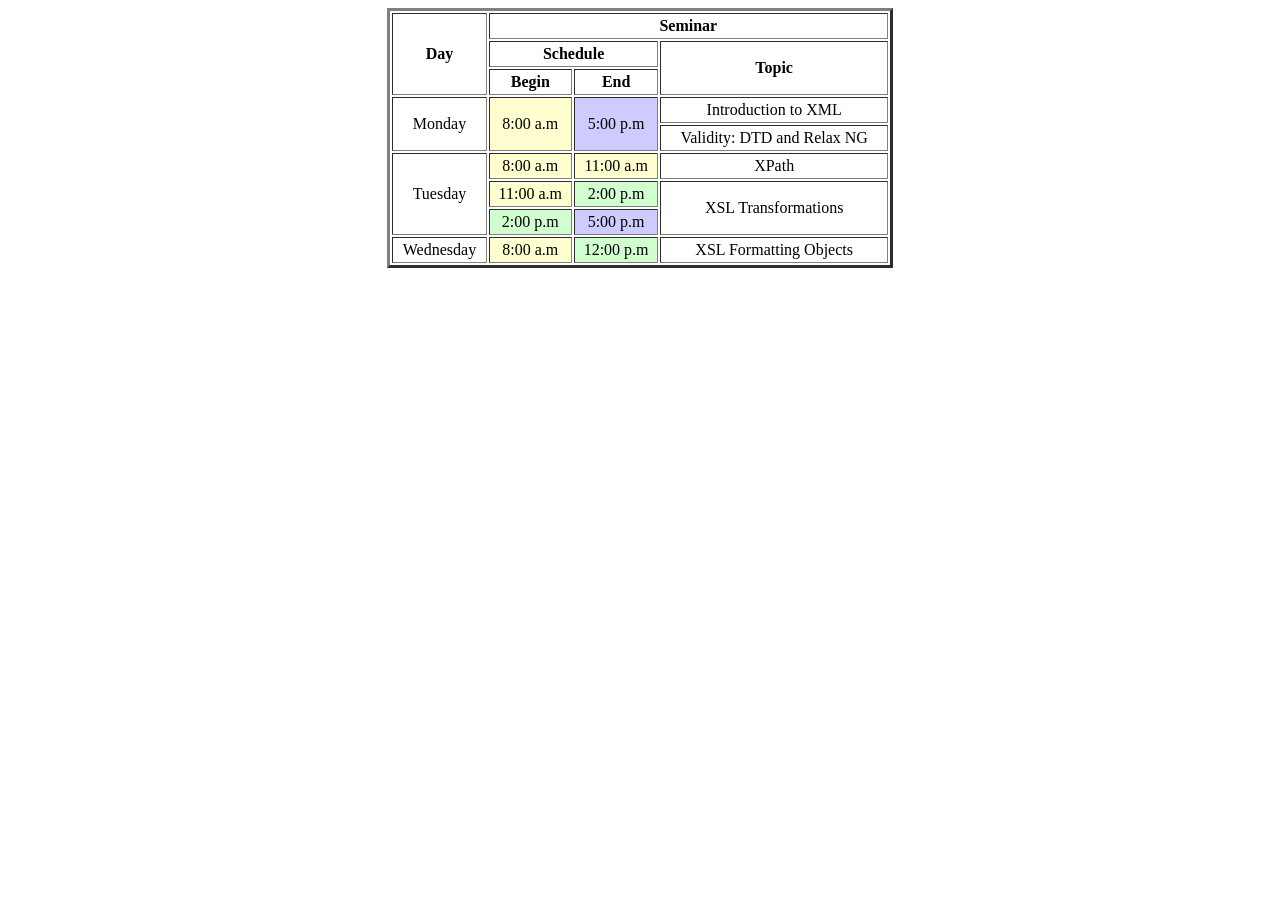
<file: tasks/index.html>
<!DOCTYPE html>
<html lang="en">
<head>
    <meta charset="UTF-8">
    <meta name="viewport" content="width=device-width, initial-scale=1.0">
    <title>Document</title>
</head>
<body>
    <table border="3" align="center" width="40%" cellpadding="3">
        <thead>
            <tr>
                <th rowspan="3">Day</th>
                <th colspan="4">Seminar</th>
            </tr>
            <tr>
                <th colspan="2">Schedule</th>
                <th rowspan="2">Topic</th>
            </tr>
            <tr>
                <th>Begin</th>
                <th>End</th>
            </tr>
        </thead>
        <tbody align="center">
            <tr>
                <td rowspan="2">Monday</td>
                <td rowspan="2" bgcolor="#ffffcf">8:00 a.m</td>
                <td rowspan="2" bgcolor="#cecbfe">5:00 p.m</td>
                <td>Introduction to XML</td>
            </tr>
            <tr>
                <td>Validity: DTD and Relax NG</td>
            </tr>
            <tr>
                <td rowspan="3">Tuesday</td>
                <td bgcolor="#ffffcf">8:00 a.m</td>
                <td bgcolor="#ffffcf">11:00 a.m</td>
                <td>XPath</td>
            </tr>
            <tr>
                <td bgcolor="#ffffcf">11:00 a.m</td>
                <td bgcolor="#d2ffd0">2:00 p.m</td>
                <td rowspan="2">XSL Transformations</td>
            </tr>
            <tr>
                <td bgcolor="#d2ffd0">2:00 p.m</td>
                <td bgcolor="#cecbfe">5:00 p.m</td>
            </tr>
            <tr>
                <td>Wednesday</td>
                <td bgcolor="#ffffcf">8:00 a.m</td>
                <td bgcolor="#d2ffd0">12:00 p.m</td>
                <td>XSL Formatting Objects</td>
            </tr>
        </tbody>
</table>
</body>
</html>
</file>
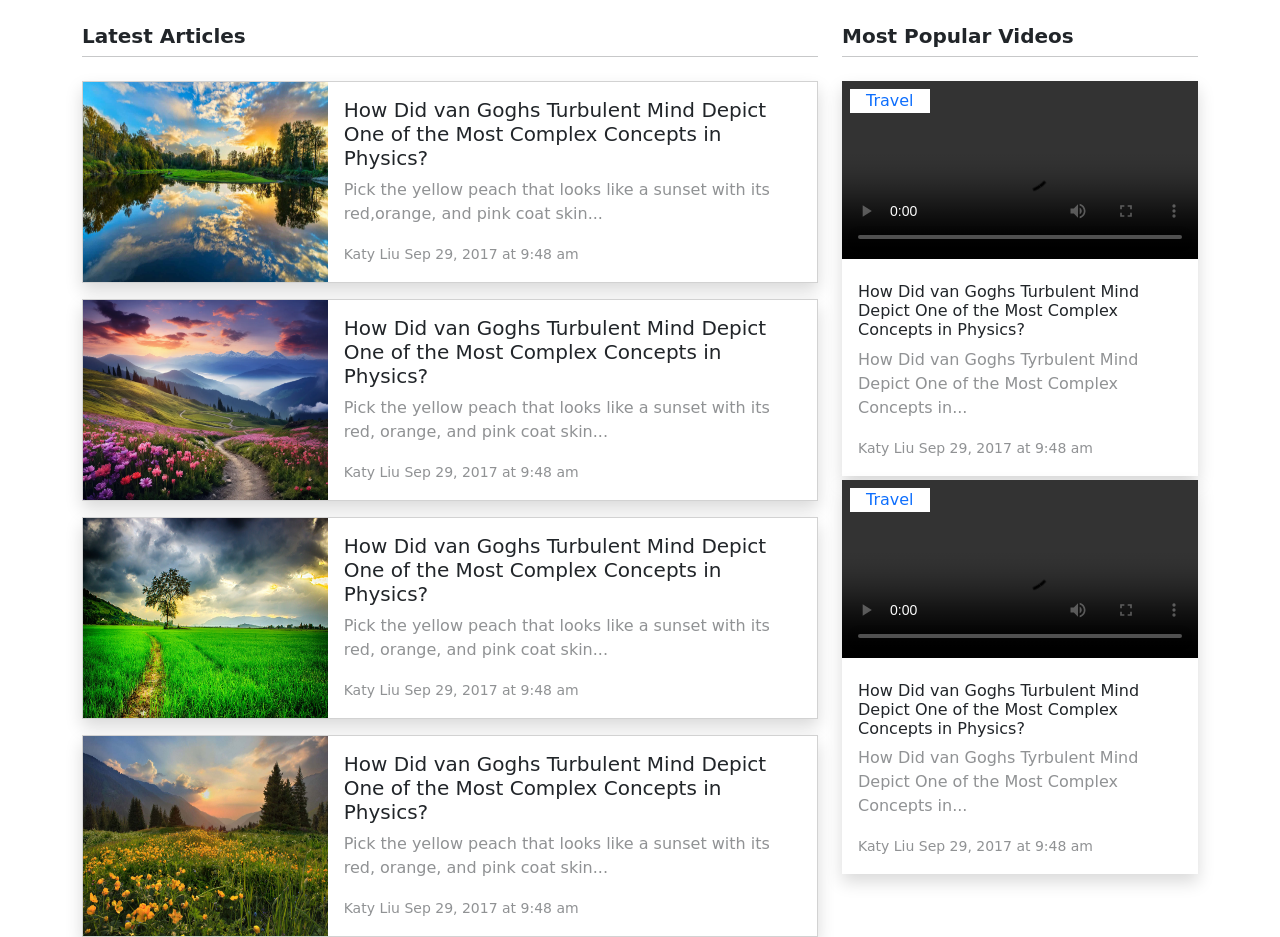
<file: tasks/Task 10 (Section with bootstrap)/index.html>
<!DOCTYPE html>
<html lang="en">

<head>
    <meta charset="UTF-8">
    <meta name="viewport" content="width=device-width, initial-scale=1.0">
    <title>Document</title>
    <link href="https://cdn.jsdelivr.net/npm/bootstrap@5.3.8/dist/css/bootstrap.min.css" rel="stylesheet"
        integrity="sha384-sRIl4kxILFvY47J16cr9ZwB07vP4J8+LH7qKQnuqkuIAvNWLzeN8tE5YBujZqJLB" crossorigin="anonymous">
</head>

<body>
    <section>
        <div class="container">
            <div class="row">
                <div class="col-lg-8 mt-4">
                    <h5 class="fw-bold">Latest Articles</h5>
                    <hr class="mt-0 mb-4">
                    <div class="card mb-3 rounded-0 shadow">
                        <div class="row g-0">
                            <div class="col-md-4">
                                <img src="./images/Free-Download-Best-HD-Nature-Photos.jpg" class="img-fluid h-100"
                                    alt="">
                            </div>
                            <div class="col-md-8">
                                <div class="card-body">
                                    <h5 class="card-title">How Did van Goghs Turbulent Mind Depict One of the Most
                                        Complex Concepts in Physics?</h5>
                                    <p class="card-text fw-medium text-body-tertiary">Pick the yellow peach that looks
                                        like a sunset with its red,orange, and pink coat skin...</p>
                                    <p class="card-text"><small class="text-body-tertiary fw-medium">Katy Liu Sep 29,
                                            2017 at 9:48 am</small></p>
                                </div>
                            </div>
                        </div>
                    </div>
                    <div class="card mb-3 rounded-0 shadow">
                        <div class="row g-0">
                            <div class="col-md-4">
                                <img src="./images/beautiful-nature-mountain-scenery-with-flowers-free-photo.webp"
                                    class="img-fluid h-100" alt="">
                            </div>
                            <div class="col-md-8">
                                <div class="card-body">
                                    <h5 class="card-title">How Did van Goghs Turbulent Mind Depict One of the Most
                                        Complex Concepts in Physics?</h5>
                                    <p class="card-text fw-medium text-body-tertiary">Pick the yellow peach that looks
                                        like a sunset with its red, orange, and pink coat skin...</p>
                                    <p class="card-text"><small class="text-body-tertiary fw-medium">Katy Liu Sep 29,
                                            2017 at 9:48 am</small></p>
                                </div>
                            </div>
                        </div>
                    </div>
                    <div class="card mb-3 rounded-0 shadow">
                        <div class="row g-0">
                            <div class="col-md-4">
                                <img src="./images/landscape-nature-sky-236047.jpg" class="img-fluid h-100" alt="">
                            </div>
                            <div class="col-md-8">
                                <div class="card-body">
                                    <h5 class="card-title">How Did van Goghs Turbulent Mind Depict One of the Most
                                        Complex Concepts in Physics?</h5>
                                    <p class="card-text fw-medium text-body-tertiary">Pick the yellow peach that looks
                                        like a sunset with its red, orange, and pink coat skin...</p>
                                    <p class="card-text"><small class="text-body-tertiary fw-medium">Katy Liu Sep 29,
                                            2017 at 9:48 am</small></p>
                                </div>
                            </div>
                        </div>
                    </div>
                    <div class="card rounded-0 shadow">
                        <div class="row g-0">
                            <div class="col-md-4">
                                <img src="./images/nature-338.jpg" class="img-fluid h-100" alt="">
                            </div>
                            <div class="col-md-8">
                                <div class="card-body">
                                    <h5 class="card-title">How Did van Goghs Turbulent Mind Depict One of the Most
                                        Complex Concepts in Physics?</h5>
                                    <p class="card-text fw-medium text-body-tertiary">Pick the yellow peach that looks
                                        like a sunset with its red, orange, and pink coat skin...</p>
                                    <p class="card-text"><small class="text-body-tertiary fw-medium">Katy Liu Sep 29,
                                            2017 at 9:48 am</small></p>
                                </div>
                            </div>
                        </div>
                    </div>
                </div>
                <div class="col-lg-4 mt-4">
                    <h5 class="fw-bold">Most Popular Videos</h5>
                    <hr class="mt-0 mb-4">
                    <div class="shadow position-relative mb-1">
                        <video class="w-100" controls>
                            <source src="https://test-videos.co.uk/vids/bigbuckbunny/mp4/h264/720/Big_Buck_Bunny_720_10s_1MB.mp4" type="video/mp4">
                        </video>
                        <a href=""
                            class="text-decoration-none position-absolute top-0 start-0 bg-white text-primary fw-medium mt-2 ms-2 px-3">Travel</a>
                        <div class="p-3">
                            <h4 class="fs-6">How Did van Goghs Turbulent Mind Depict One of the Most
                                Complex Concepts in Physics?</h4>
                            <p class="text-body-tertiary fw-medium">How Did van Goghs Tyrbulent Mind Depict One of the
                                Most Complex Concepts in...</p>
                            <p class="card-text"><small class="text-body-tertiary fw-medium">Katy Liu Sep 29,
                                    2017 at 9:48 am</small></p>
                        </div>
                    </div>
                    <div class="shadow position-relative">
                        <video class="w-100" controls>
                            <source src="https://interactive-examples.mdn.mozilla.net/media/cc0-videos/flower.mp4" type="video/mp4">
                        </video>
                        <a href=""
                            class="text-decoration-none position-absolute top-0 start-0 bg-white text-primary fw-medium mt-2 ms-2 px-3">Travel</a>
                        <div class="p-3">
                            <h4 class="fs-6">How Did van Goghs Turbulent Mind Depict One of the Most
                                Complex Concepts in Physics?</h4>
                            <p class="text-body-tertiary fw-medium">How Did van Goghs Tyrbulent Mind Depict One of the
                                Most Complex Concepts in...</p>
                            <p class="card-text"><small class="text-body-tertiary fw-medium">Katy Liu Sep 29,
                                    2017 at 9:48 am</small></p>
                        </div>
                    </div>
                </div>
            </div>
        </div>
    </section>
    <script src="https://cdn.jsdelivr.net/npm/bootstrap@5.3.8/dist/js/bootstrap.bundle.min.js"
        integrity="sha384-FKyoEForCGlyvwx9Hj09JcYn3nv7wiPVlz7YYwJrWVcXK/BmnVDxM+D2scQbITxI"
        crossorigin="anonymous"></script>
</body>

</html>
</file>
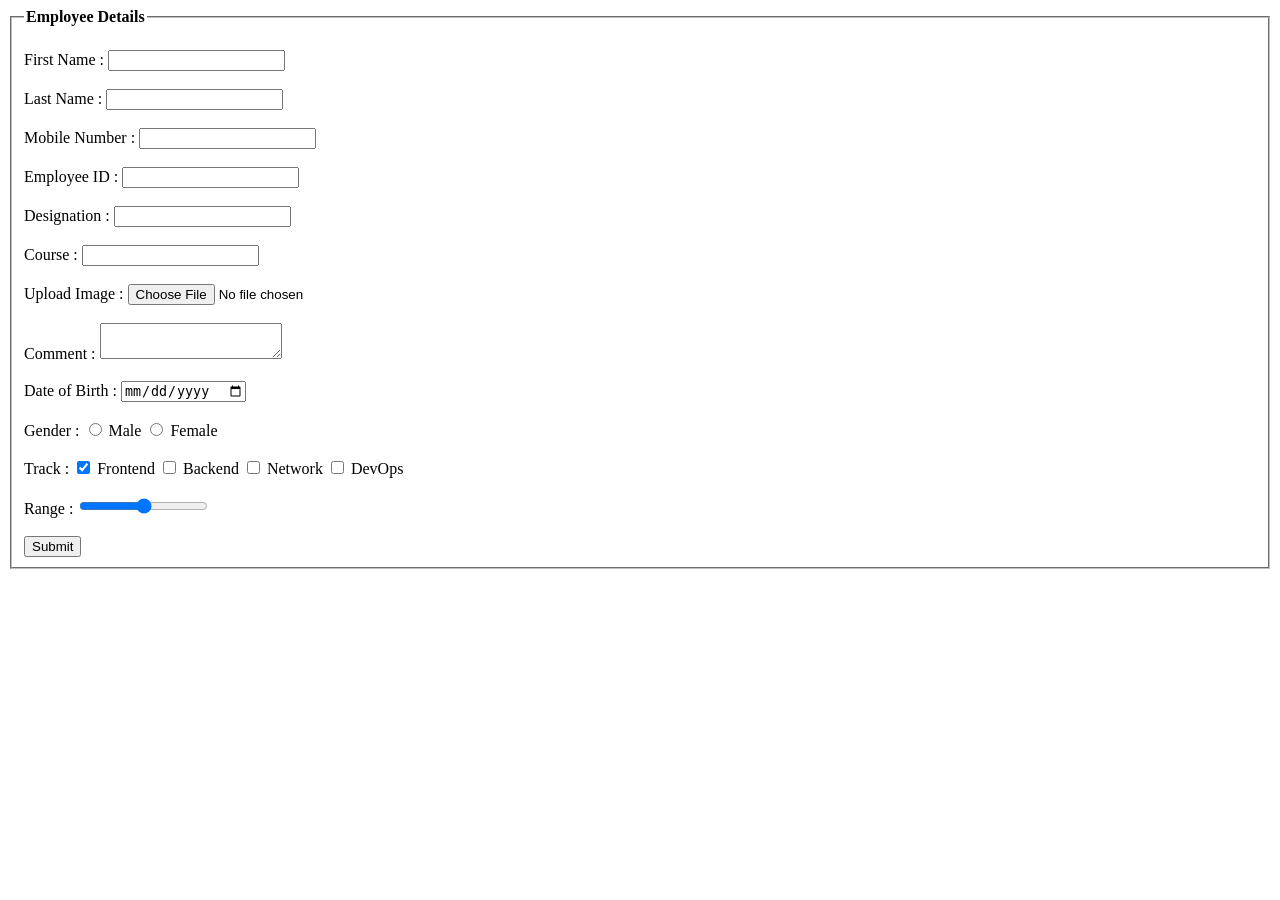
<file: tasks/Task 2 (form)/index.html>
<!DOCTYPE html>
<html lang="en">

<head>
    <meta charset="UTF-8">
    <meta name="viewport" content="width=device-width, initial-scale=1.0">
    <title>Form</title>
</head>

<body>
    <form autocomplete="off">
        <fieldset>
            <legend><b>Employee Details</b></legend>
            <br>
            <div>
                <label for="firstname">First Name :</label>
                <input type="text" id="firstname" name="firstname" pattern="[A-Za-z]+" title="please enter letters only"
                    required>
            </div>
            <br>
            <div>
                <label for="lastname">Last Name :</label>
                <input type="text" id="lastname" name="lastname" pattern="[A-Za-z]+" title="please enter letters only"
                    minlength="5">
            </div>
            <br>
            <div>
                <label for="mobile">Mobile Number :</label>
                <input type="tel" id="mobile" name="mobile" pattern="01[0125][0-9]{8}" maxlength="11"
                    title="please enter numbers only (must contain 11 digits)" l>
            </div>
            <br>
            <div>
                <label for="employeeid">Employee ID :</label>
                <input type="text" id="employeeid" name="employeeid">
            </div>
            <br>
            <div>
                <label for="designation">Designation :</label>
                <input type="text" id="designation" name="designation">
            </div>
            <br>
            <div>
                <label for="course">Course :</label>
                <input list="courses" id="course" name="course">
                <datalist id="courses">
                    <option value="Frontend">
                    <option value="Backend">
                    <option value="JavaScript">
                    <option value="PHP">
                </datalist>
            </div>
            <br>
            <div>
                <label for="image">Upload Image :</label>
                <input type="file" id="image" name="image" accept="image/png">
            </div>
            <br>
            <div>
                <label for="comment">Comment :</label>
                <textarea name="comment" id="comment" required></textarea>
            </div>
            <br>
            <div>
                <label for="date">Date of Birth :</label>
                <input type="date" id="date" name="date" required>
            </div>
            <br>
            <div>
                <label for="gender">Gender :</label>
                <input type="radio" id="male" name="gender" value="Male" required>
                <label for="male">Male</label>
                <input type="radio" id="female" name="gender" value="Female" required>
                <label for="female">Female</label>
            </div>
            <br>
            <div>
                <label for="track">Track :</label>
                <input type="checkbox" id="frontend" name="track" value="Frontend" checked>
                <label for="frontend">Frontend</label>
                <input type="checkbox" id="backend" name="track" value="Backend">
                <label for="backend">Backend</label>
                <input type="checkbox" id="network" name="track" value="Network">
                <label for="network">Network</label>
                <input type="checkbox" id="devops" name="track" value="DevOps">
                <label for="devops">DevOps</label>
            </div>
            <br>
            <div>
                <label for="range">Range :</label>
                <input type="range" name="range" min="10" max="100">
            </div>
            <br>
            <div>
                <input type="submit" name="submit" value="Submit">
            </div>
        </fieldset>
    </form>
</body>

</html>
</file>
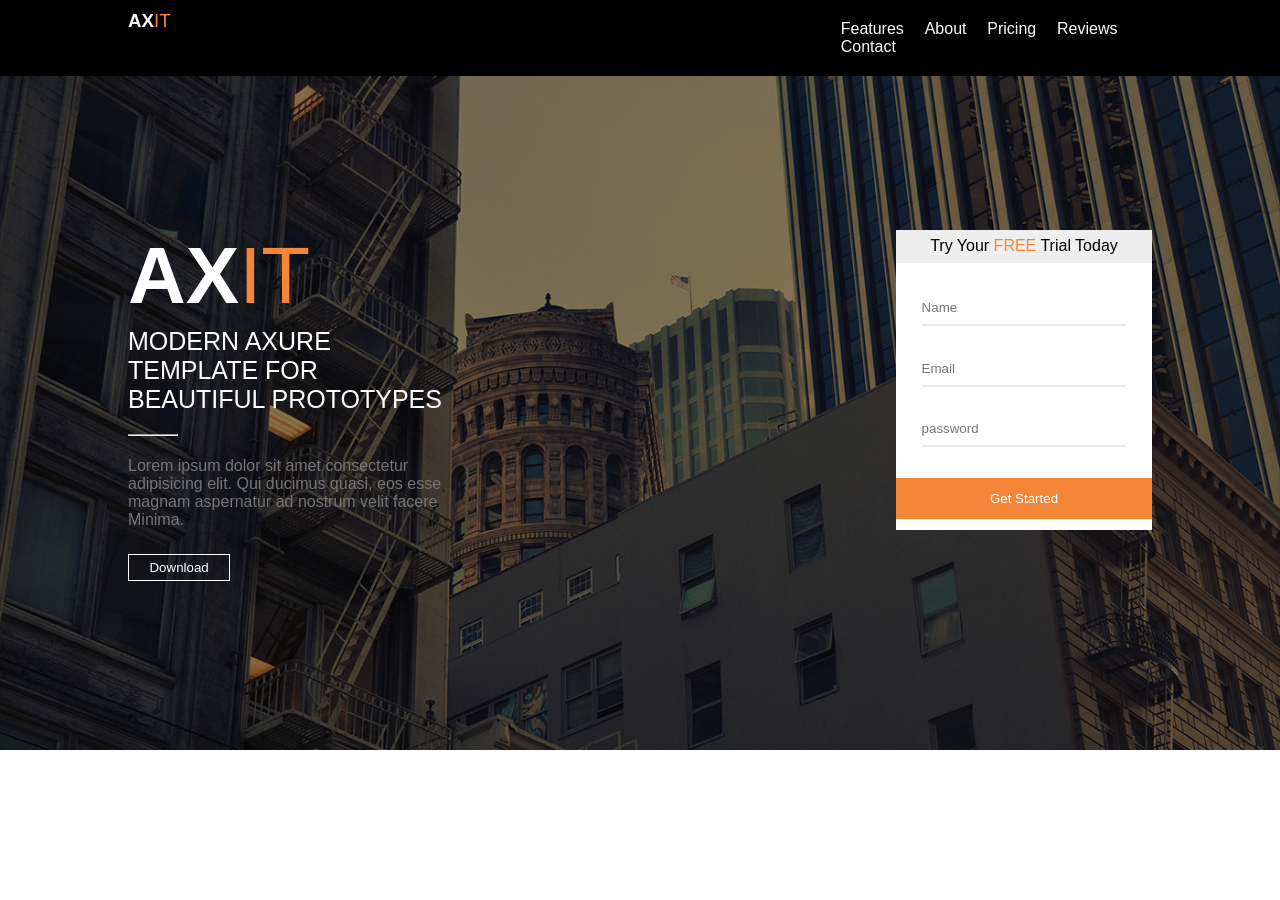
<file: tasks/Task 4 (section of website)/index.html>
<!DOCTYPE html>
<html lang="en">

<head>
    <meta charset="UTF-8">
    <meta name="viewport" content="width=device-width, initial-scale=1.0">
    <title>Document</title>
    <link rel="stylesheet" href="css/style.css">
</head>

<body>
    <section>
        <nav class="bg-black">
            <div class="container">
                <h1 class="text-white padding-top-bottom float-left">AX<span class="text-orange">IT</span></h1>
                <ul class="text-white padding-top-bottom float-right">
                    <li class="d-inline-block"><a href="" class="text-white">Features</a></li>
                    <li class="d-inline-block"><a href="" class="text-white">About</a></li>
                    <li class="d-inline-block"><a href="" class="text-white">Pricing</a></li>
                    <li class="d-inline-block"><a href="" class="text-white">Reviews</a></li>
                    <li class="d-inline-block"><a href="" class="text-white">Contact</a></li>
                </ul>
                <div class="clear"></div>
            </div>
        </nav>
    </section>
    <section class="bg-image">
        <div class="container">
            <div class="about-section float-left">
                <h1 class="text-white font-size1">AX<span class="text-orange">IT</span></h1>
                <p class="text-white font-size2 margin1 w-65">MODERN AXURE TEMPLATE FOR BEAUTIFUL PROTOTYPES</p>
                <hr class="text-white">
                <p class="text-color w-65 margin2">Lorem ipsum dolor sit amet consectetur adipisicing elit. Qui
                    ducimus
                    quasi, eos esse magnam aspernatur ad nostrum velit facere Minima.</p>
                <button class="text-white btn-transparent">Download</button>
            </div>
                <div class="form-section float-right">
                        <p class="text-align">Try Your <span class="text-orange">FREE</span> Trial Today</p>
                        <form action="" class="text-align form-input">
                            <div>
                                <input class="w-100" type="text" name="name" placeholder="Name">
                            </div>
                            <div>
                                <input class="w-100" type="email" name="email" placeholder="Email">
                            </div>
                            <div>
                                <input class="w-100" type="password" name="password" placeholder="password">
                            </div>
                        </form>
                        <button class="text-white bg-orange">Get Started</button>
                </div>
                <div class="clear"></div>
        </div>
    </section>
</body>

</html>
</file>
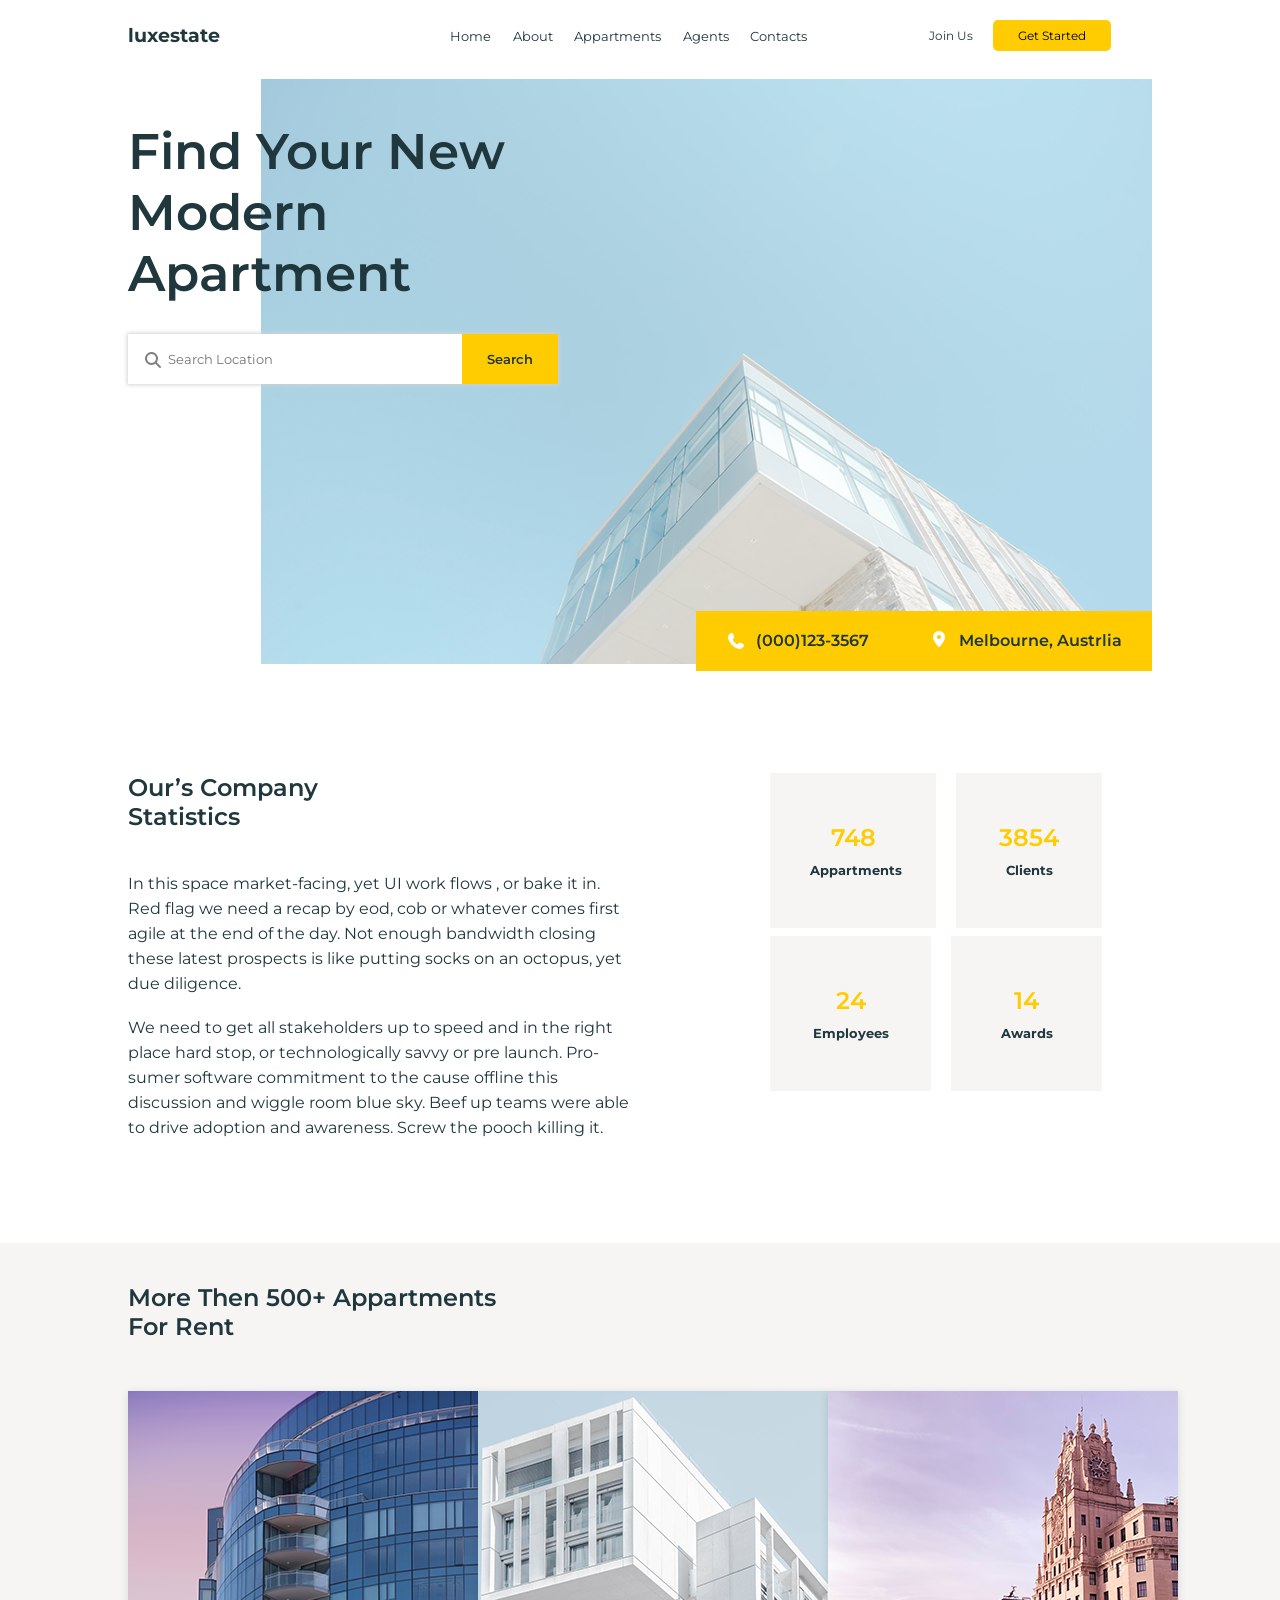
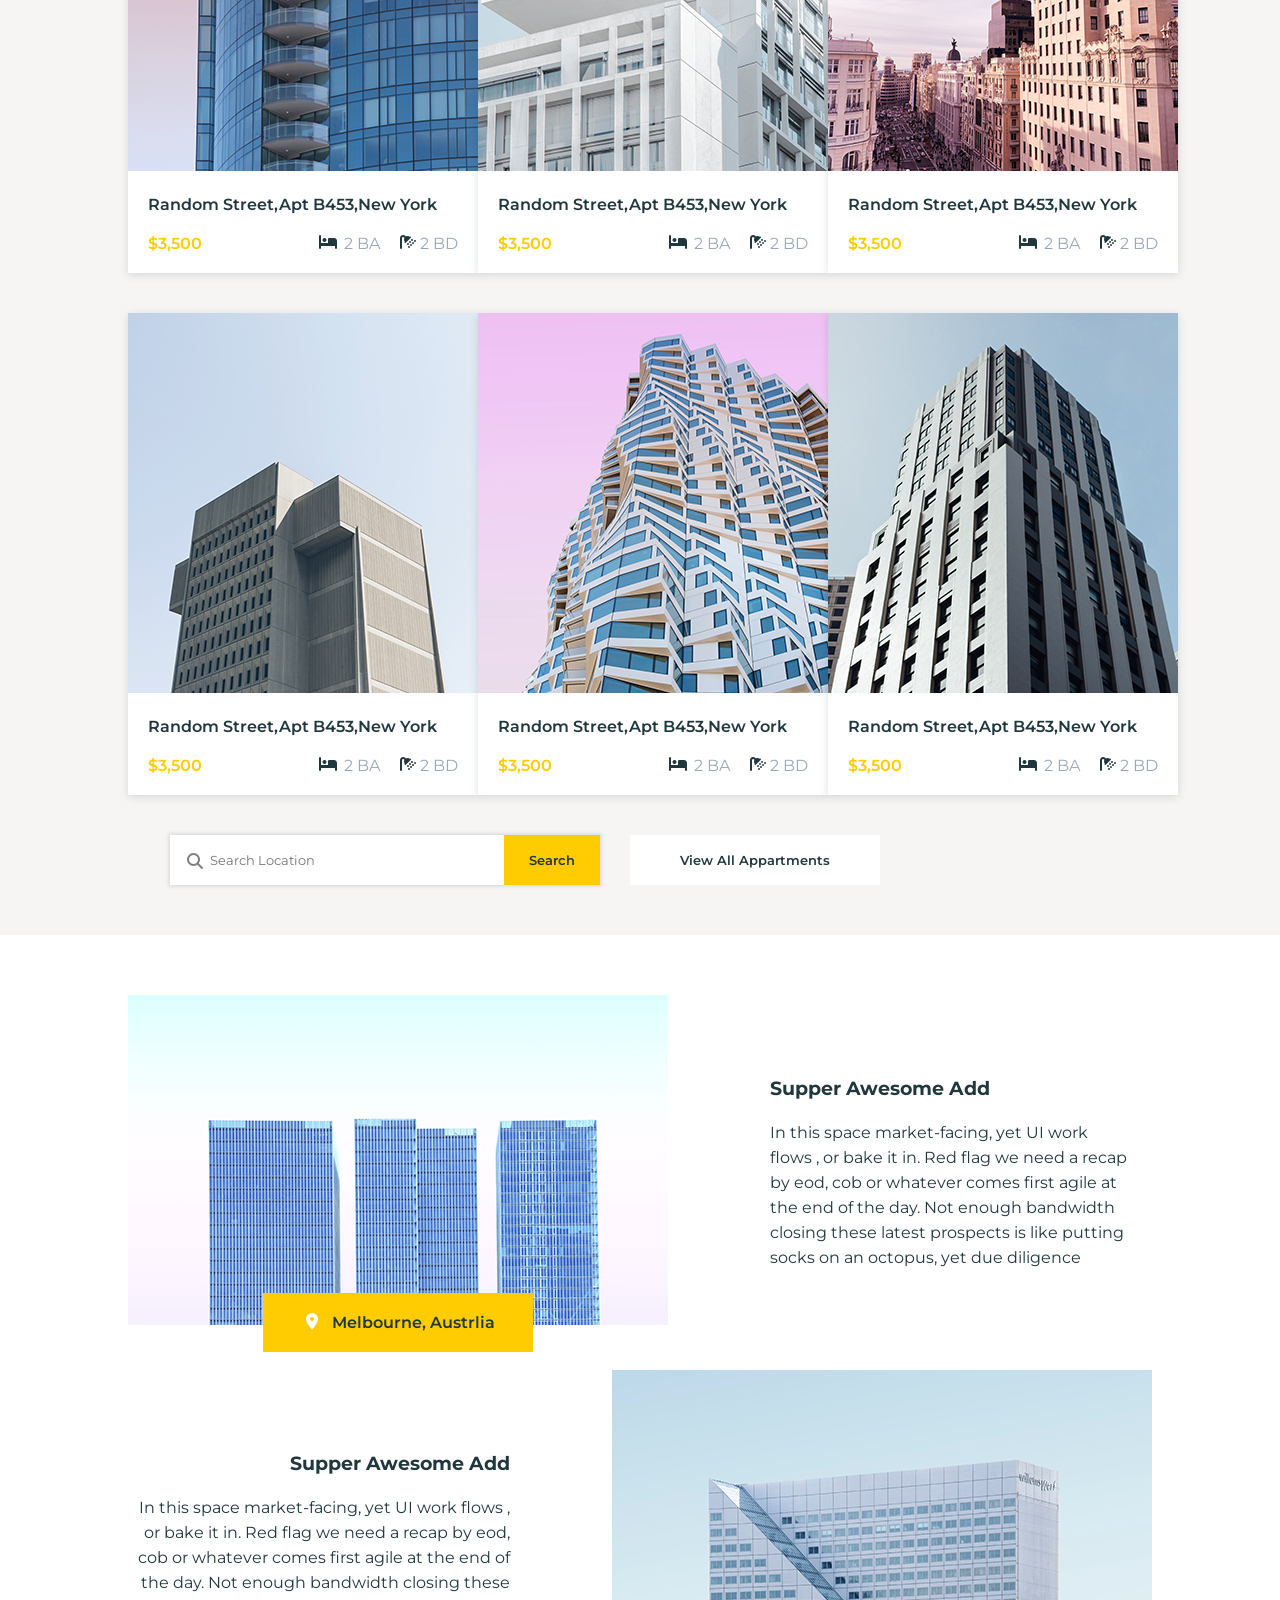
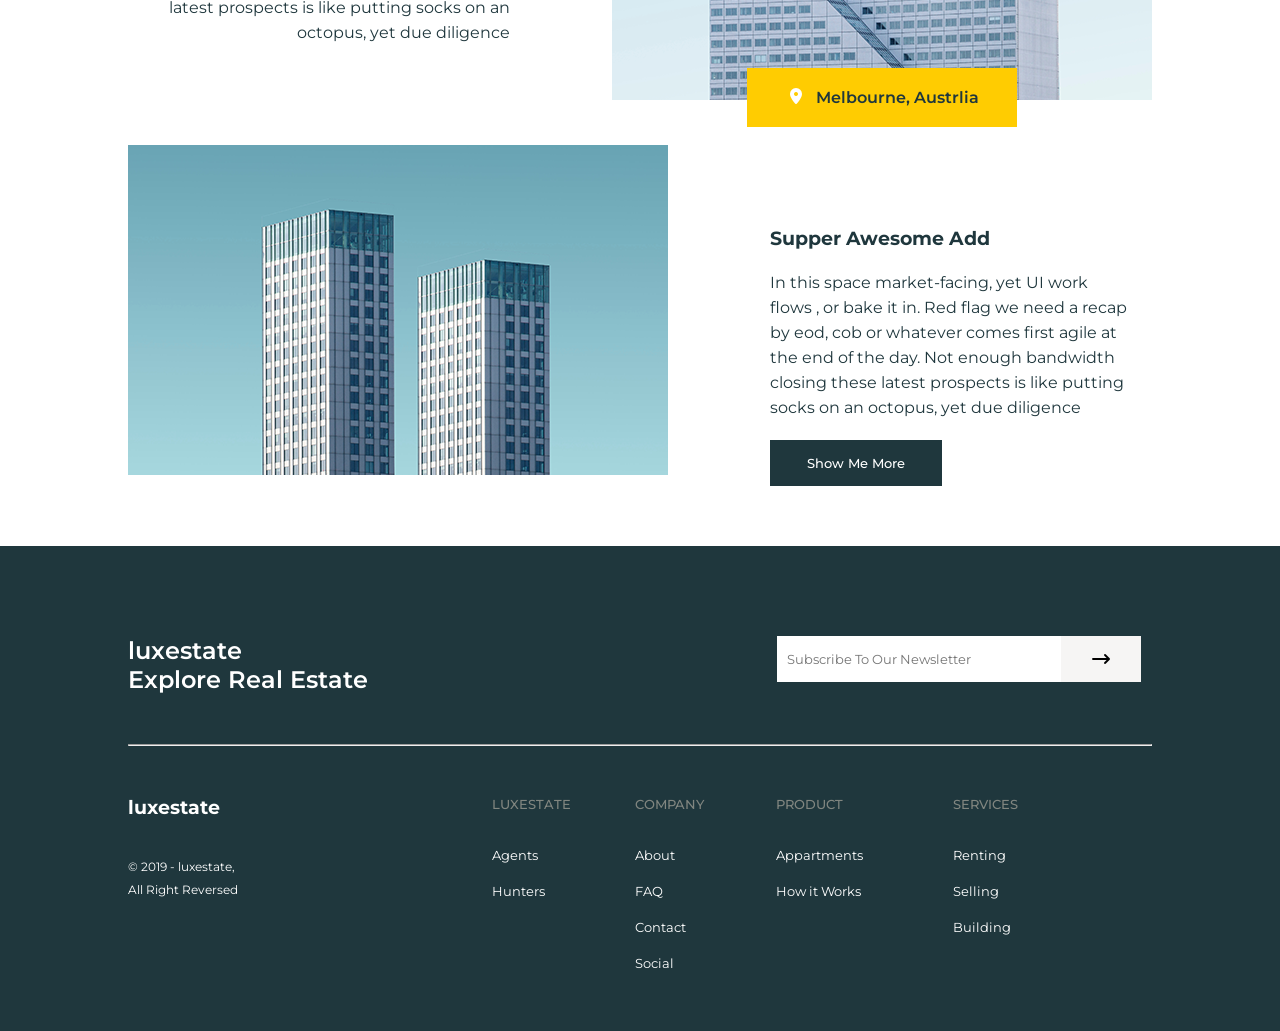
<file: tasks/Task 5 (lexestate website)/index.html>
<!DOCTYPE html>
<html lang="en">

<head>
    <meta charset="UTF-8">
    <meta name="viewport" content="width=device-width, initial-scale=1.0">
    <title>Document</title>
    <link rel="preconnect" href="https://fonts.googleapis.com">
    <link rel="preconnect" href="https://fonts.gstatic.com" crossorigin>
    <link href="https://fonts.googleapis.com/css2?family=Montserrat:ital,wght@0,100..900;1,100..900&display=swap"
        rel="stylesheet">
    <link rel="stylesheet" href="css/all.min.css">
    <link rel="stylesheet" href="css/style.css">
</head>

<body>
    <nav class="main-color">
        <div class="container">
            <div class="navbar d-flex">
                <h3>luxestate</h3>
                <div class="navbar-contents">
                    <ul class="d-flex">
                        <li><a href="">Home</a></li>
                        <li><a href="">About</a></li>
                        <li><a href="">Appartments</a></li>
                        <li><a href="">Agents</a></li>
                        <li><a href="">Contacts</a></li>
                    </ul>
                </div>
                <div class="Get-Started d-flex">
                    <h5>Join Us</h5>
                    <button>Get Started</button>
                </div>
            </div>
        </div>
    </nav>
    <section class="hero main-color">
        <div class="container">
            <div class="hero-section">
                <div class="bg-hero">
                    <h1>Find Your New Modern Apartment</h1>
                    <div class="search">
                        <i class="fa-solid fa-magnifying-glass"></i>
                        <input type="search" placeholder="Search Location">
                        <button>Search</button>
                    </div>
                    <div class="contact d-flex">
                        <div class="phone d-flex">
                            <i class="fa-solid fa-phone"></i>
                            <p>(000)123-3567</p>
                        </div>
                        <div class="location d-flex">
                            <i class="fa-solid fa-location-dot"></i>
                            <p>Melbourne, Austrlia</p>
                        </div>
                    </div>
                </div>
            </div>
        </div>
    </section>
    <section class="company main-color">
        <div class="container">
            <div class="ourcompany d-flex">
                <div class="company-content">
                    <h1>Our’s Company Statistics</h1>
                    <p>In this space market-facing, yet UI work flows , or bake it in. Red flag we need a recap by eod,
                        cob or whatever comes
                        first agile at the end of the day. Not enough bandwidth closing these latest prospects is like
                        putting socks on an
                        octopus, yet due diligence.
                    </p>
                    <br>
                    <p>We need to get all stakeholders up to speed and in the right place hard stop, or technologically
                        savvy or pre launch.
                        Pro-sumer software commitment to the cause offline this discussion and wiggle room blue sky.
                        Beef up teams were able to
                        drive adoption and awareness. Screw the pooch killing it.</p>
                </div>
                <div class="cards-numbers margin-left">
                    <div class="first-cards d-flex margin-bottom">
                        <div class="card1 bg-gray">
                            <h1>748</h1>
                            <h5>Appartments</h5>
                        </div>
                        <div class="card2 bg-gray">
                            <h1>3854</h1>
                            <h5>Clients</h5>
                        </div>
                    </div>
                    <div class="second-cards d-flex">
                        <div class="card3 bg-gray">
                            <h1>24</h1>
                            <h5>Employees</h5>
                        </div>
                        <div class="card4 bg-gray">
                            <h1>14</h1>
                            <h5>Awards</h5>
                        </div>
                    </div>
                </div>
            </div>
        </div>
    </section>
    <section class="appartments main-color">
        <div class="container">
            <div class="appartments-content margin-padding-top">
                <h1>More Then 500+ Appartments For Rent</h1>
                <div class="cards">
                    <div class="cards-row1 d-flex">
                        <div class="appartment1 bg-white box-shadow">
                            <img src="images/appartment5.png" alt="">
                            <div class="card-details">
                                <p class="appartment-address">Random Street,Apt B453,New York</p>
                                <div class="card-contents d-flex">
                                    <p class="card-cost">$3,500</p>
                                    <div class="card1-icons d-flex">
                                        <div class="card1-icon1 d-flex">
                                            <i class="fa-solid fa-bed"></i>
                                            <p>2 BA</p>
                                        </div>
                                        <div class="card1-icon2 d-flex">
                                            <i class="fa-solid fa-shower"></i>
                                            <p>2 BD</p>
                                        </div>
                                    </div>
                                </div>
                            </div>
                        </div>
                        <div class="appartment2 bg-white box-shadow">
                            <img src="images/appartment3.png" alt="">
                            <p class="appartment-address">Random Street,Apt B453,New York</p>
                            <div class="card-contents d-flex">
                                <p class="card-cost">$3,500</p>
                                <div class="card1-icons d-flex">
                                    <div class="card1-icon1 d-flex">
                                        <i class="fa-solid fa-bed"></i>
                                        <p>2 BA</p>
                                    </div>
                                    <div class="card1-icon2 d-flex">
                                        <i class="fa-solid fa-shower"></i>
                                        <p>2 BD</p>
                                    </div>
                                </div>
                            </div>
                        </div>
                        <div class="appartment3 bg-white box-shadow">
                            <img src="images/appartment2.png" alt="">
                            <p class="appartment-address">Random Street,Apt B453,New York</p>
                            <div class="card-contents d-flex">
                                <p class="card-cost">$3,500</p>
                                <div class="card1-icons d-flex">
                                    <div class="card1-icon1 d-flex">
                                        <i class="fa-solid fa-bed"></i>
                                        <p>2 BA</p>
                                    </div>
                                    <div class="card1-icon2 d-flex">
                                        <i class="fa-solid fa-shower"></i>
                                        <p>2 BD</p>
                                    </div>
                                </div>
                            </div>
                        </div>
                    </div>
                    <div class="cards-row2 d-flex">
                        <div class="appartment4 bg-white box-shadow">
                            <img src="images/appartment1.png" alt="">
                            <div class="card-details">
                                <p class="appartment-address">Random Street,Apt B453,New York</p>
                                <div class="card-contents d-flex">
                                    <p class="card-cost">$3,500</p>
                                    <div class="card1-icons d-flex">
                                        <div class="card1-icon1 d-flex">
                                            <i class="fa-solid fa-bed"></i>
                                            <p>2 BA</p>
                                        </div>
                                        <div class="card1-icon2 d-flex">
                                            <i class="fa-solid fa-shower"></i>
                                            <p>2 BD</p>
                                        </div>
                                    </div>
                                </div>
                            </div>
                        </div>
                        <div class="appartment5 bg-white box-shadow">
                            <img src="images/appartment4.png" alt="">
                            <p class="appartment-address">Random Street,Apt B453,New York</p>
                            <div class="card-contents d-flex">
                                <p class="card-cost">$3,500</p>
                                <div class="card1-icons d-flex">
                                    <div class="card1-icon1 d-flex">
                                        <i class="fa-solid fa-bed"></i>
                                        <p>2 BA</p>
                                    </div>
                                    <div class="card1-icon2 d-flex">
                                        <i class="fa-solid fa-shower"></i>
                                        <p>2 BD</p>
                                    </div>
                                </div>
                            </div>
                        </div>
                        <div class="appartment6 bg-white box-shadow">
                            <img src="images/appartment6.png" alt="">
                            <p class="appartment-address">Random Street,Apt B453,New York</p>
                            <div class="card-contents d-flex">
                                <p class="card-cost">$3,500</p>
                                <div class="card1-icons d-flex">
                                    <div class="card1-icon1 d-flex">
                                        <i class="fa-solid fa-bed"></i>
                                        <p>2 BA</p>
                                    </div>
                                    <div class="card1-icon2 d-flex">
                                        <i class="fa-solid fa-shower"></i>
                                        <p>2 BD</p>
                                    </div>
                                </div>
                            </div>
                        </div>
                    </div>
                </div>
                <div class="appartments-btns d-flex">
                    <div class="search">
                        <i class="fa-solid fa-magnifying-glass"></i>
                        <input type="search" placeholder="Search Location">
                        <button>Search</button>
                    </div>
                    <div class="show-app">
                        <button class="main-color">View All Appartments</button>
                    </div>
                </div>
            </div>
        </div>
    </section>
    <section class="supper main-color">
        <div class="container">
            <div class="supper1 d-flex">
                <div class="supper-img">
                    <img src="images/supper1.png" alt="">
                    <div class="location d-flex">
                        <i class="fa-solid fa-location-dot"></i>
                        <p>Melbourne, Austrlia</p>
                    </div>
                </div>
                <div class="supper-info">
                    <h3>Supper Awesome Add</h3>
                    <p>In this space market-facing, yet UI work flows , or bake it in. Red flag we need a recap by eod,
                        cob or whatever comes
                        first agile at the end of the day. Not enough bandwidth closing these latest prospects is like
                        putting socks on an
                        octopus, yet due diligence</p>
                </div>
            </div>
            <div class="supper2 d-flex">
                <div class="supper-info">
                    <h3>Supper Awesome Add</h3>
                    <p>In this space market-facing, yet UI work flows , or bake it in. Red flag we need a recap by eod,
                        cob or
                        whatever comes
                        first agile at the end of the day. Not enough bandwidth closing these latest prospects is like
                        putting socks
                        on an
                        octopus, yet due diligence</p>
                </div>
                <div class="supper-img">
                    <img src="images/super2.png" alt="">
                    <div class="location d-flex">
                        <i class="fa-solid fa-location-dot"></i>
                        <p>Melbourne, Austrlia</p>
                    </div>
                </div>
            </div>
            <div class="supper3 d-flex">
                <div class="supper-img">
                    <img src="images/supper3.png" alt="">
                </div>
                <div class="supper-info">
                    <h3>Supper Awesome Add</h3>
                    <p>In this space market-facing, yet UI work flows , or bake it in. Red flag we need a recap by eod,
                        cob or
                        whatever comes
                        first agile at the end of the day. Not enough bandwidth closing these latest prospects is like
                        putting socks
                        on an
                        octopus, yet due diligence</p>
                    <button class="btn-supper3">Show Me More</button>
                </div>
            </div>
        </div>
    </section>
    <section class="footer">
        <div class="container">
            <div class="footer-address d-flex">
                <div class="h1-footer">
                    <h1 class="text-white">luxestate</h1>
                    <h1 class="text-white">Explore Real Estate</h1>
                </div>
                <div class="footer-search">
                    <input type="text" name="search" placeholder="Subscribe To Our Newsletter">
                    <i class="fa-solid fa-arrow-right-long"></i>
                </div>
            </div>
            <hr>
            <div class="footer-content d-flex">
                <div class="footer-logo">
                    <h3 class="text-white">luxestate</h3>
                    <p class="text-white margin-bottom">© 2019 - luxestate,</p>
                    <p class="text-white">All Right Reversed</p>
                </div>
                <div class="footer-info d-flex text-white">
                    <div class="f-luxestate">
                        <h5>Luxestate</h5>
                        <ul>
                            <li>Agents</li>
                            <li>Hunters</li>
                        </ul>
                    </div>
                    <div class="f-company">
                        <h5>Company</h5>
                        <ul>
                            <li>About</li>
                            <li>FAQ</li>
                            <li>Contact</li>
                            <li>Social</li>
                        </ul>
                    </div>
                    <div class="f-product">
                        <h5>Product</h5>
                        <ul>
                            <li>Appartments</li>
                            <li>How it Works</li>
                        </ul>
                    </div>
                    <div class="f-services">
                        <h5>Services</h5>
                        <ul>
                            <li>Renting</li>
                            <li>Selling</li>
                            <li>Building</li>
                        </ul>
                    </div>
                </div>
            </div>
        </div>
    </section>

</html>
</file>
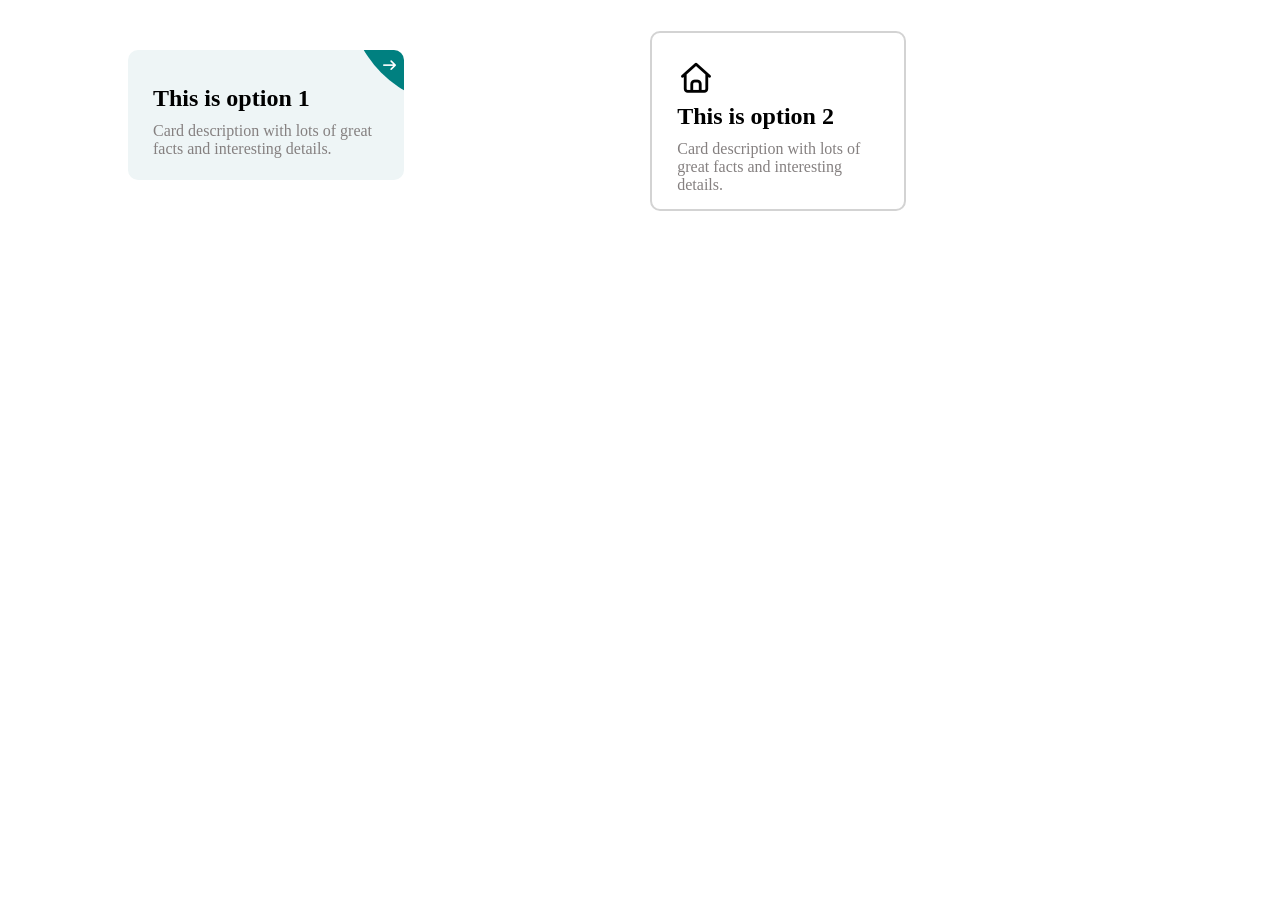
<file: tasks/Task 6 (card hover)/index.html>
<!DOCTYPE html>
<html lang="en">

<head>
    <meta charset="UTF-8">
    <meta name="viewport" content="width=device-width, initial-scale=1.0">
    <title>Document</title>
    <link rel="stylesheet" href="css/all.min.css">
    <link rel="stylesheet" href="css/style.css">
</head>

<body>
    <section>
        <div class="container">
            <div class="d-flex">
                <div class="option1">
                    <div class="bg-teal"></div>
                    <div class="icon1">
                        <i class="fa-solid fa-arrow-right"></i>
                    </div>
                    <div class="option1-content">
                        <h2>This is option 1</h2>
                        <p>Card description with lots of great facts and interesting details.</p>
                    </div>
                </div>
                <div class="option2">
                    <div class="bg-purple">
                    <div class="icon2">
                        <i class="fa-solid fa-arrow-right"></i>
                    </div>
                    </div>
                    <i class="fa-regular fa-house margin-left"></i>
                    <h2 class="margin-left">This is option 2</h2>
                    <p class="margin-left">Card description with lots of great facts and interesting details.</p>
                </div>
            </div>
        </div>
    </section>
</body>

</html>
</file>
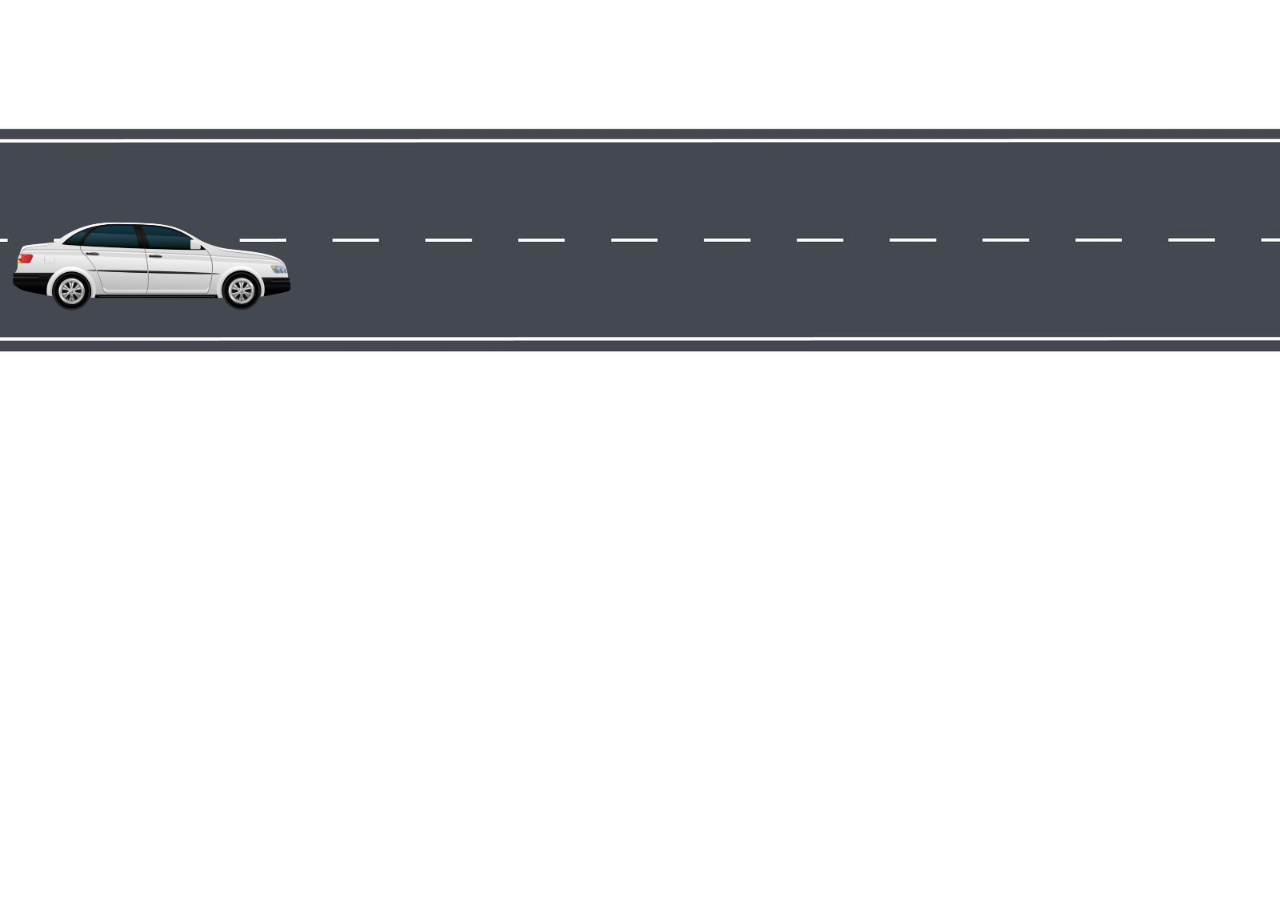
<file: tasks/Task 7 (animation)/index.html>
<!DOCTYPE html>
<html lang="en">
<head>
    <meta charset="UTF-8">
    <meta name="viewport" content="width=device-width, initial-scale=1.0">
    <title>Document</title>
    <link rel="stylesheet" href="css/style.css">
</head>
<body>
        <section>
            <div class="car">
                <div class="bg-car">
                    <img src="images/road-highway-marking-elements-grey-road-white-line-illustration-free-vector.webp" alt="">
                </div>
                <div class="car-img">
                    <img src="./images/white-modern-car-on-transparent-background-png.png" alt="">
                </div>
            </div>
        </section>
</body>
</html>
</file>
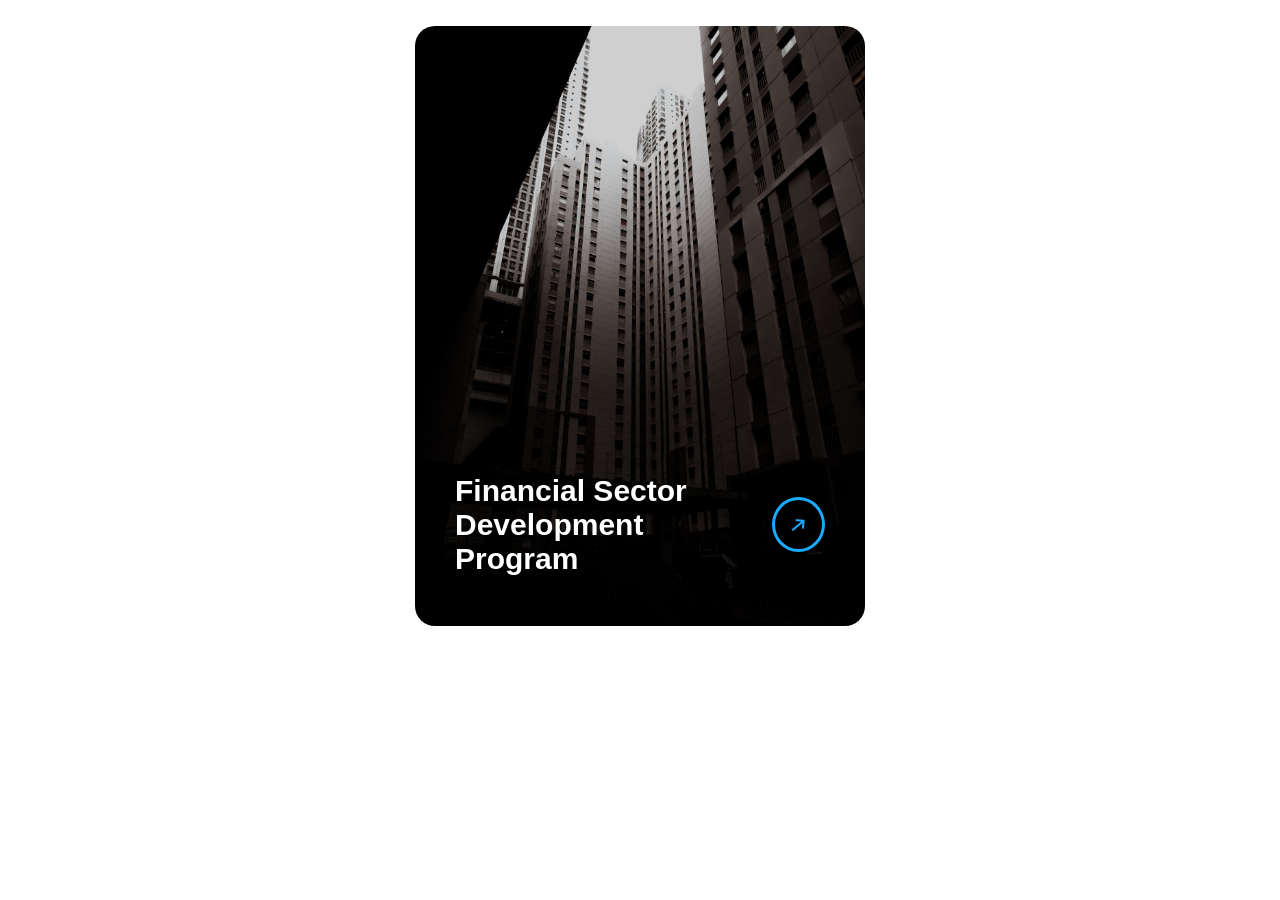
<file: tasks/Task 8 (front-back animation)/index.html>
<!DOCTYPE html>
<html lang="en">

<head>
    <meta charset="UTF-8">
    <meta name="viewport" content="width=device-width, initial-scale=1.0">
    <title>Document</title>
    <link rel="stylesheet" href="css/all.min.css">
    <link rel="stylesheet" href="css/style.css">
</head>

<body>
    <section class="front-back-animation">
        <div class="container">
            <div class="flip-card">
                <div class="card-inner">
                    <div class="front-side">
                        <div class="front-content d-flex">
                            <div class="h1-front d-flex">
                                <h2>Financial Sector Development Program</h2>
                            </div>
                            <div class="front-icon">
                                <i class="fa-solid fa-arrow-right"></i>
                            </div>
                        </div>
                    </div>
                    <div class="back-side d-flex">
                        <i class="fa-regular fa-map"></i>
                        <h2>Financial Sector Development Program</h2>
                        <p>The Program aims to develop a diversified and effective financial sector to support the
                            development of the Saudi
                            Arabia's economy.</p>
                        <div class="back-button d-flex">
                            <div class="read-more d-flex">
                                <a href="">Read More</a>
                            </div>
                            <div class="back-icon">
                                <i class="fa-solid fa-arrow-right"></i>
                            </div>
                        </div>
                    </div>
                </div>
            </div>
        </div>
    </section>
</body>

</html>
</file>
<file: tasks/Task 4 (section of website)/css/style.css>
*{
    padding: 0;
    margin: 0;
    box-sizing: border-box;
    font-family:'Open Sans', sans-serif;
}

a{
    text-decoration: none;
}

ul li{
    list-style: none;
}

.bg-black{
    background-color: black;
}

nav li{
    margin-left: 5%;
}

nav ul{
    width: 32%;
    padding: 20px 0;
}

nav h1{
    padding: 10px 0;
}
nav span{
    font-weight: lighter;
}

.container{
    width: 80%;
    margin: auto;
}

.d-inline-block{
    display: inline-block;
}

.float-right{
    float: right;
}

.float-left{
    float: left;
}

.clear{
    clear: both;
}

.text-white{
    color: white;
}

.text-orange{
    color: #f58637;
}
.bg-image{
    background-image: url(../images/cover.png);
    height: 673.5px;
    background-repeat: no-repeat;
    background-size: 100% 100%;
}
.font-size1{
    font-size: 80px;
}
.font-size2{
    font-size: 25px;
}
.w-50{
    width: 50%;
}
.margin1{
    margin-top: 1%;
    margin-bottom: 4%;
}
.margin2{
    margin: 4% 0%;
}
.text-color{
    color: #757575;
}
.w-65{
    width: 65%;
}
.about-section{
    width: 50%;
    margin-top: 15%;
}
.about-section hr{
    width: 50px;
}
.about-section span{
    font-weight: lighter;
}
.btn-transparent{
    padding: 1% 4%;
    background-color: transparent;
    border: 1px solid white;
    margin-top: 1%;
}
.form-section{
    background-color: white;
    width: 25%;
    height: 300px;
    margin-top: 15%;
}
.text-align{
    text-align: center;
}
.form-section p{
    background-color: #edeeed;
    padding: 3% 0%;
}
.w-100{
    width: 100%;
}
.bg-orange{
    background-color: #f58637;
}
.form-section button{
    border: none;
    width: 100%;
    padding: 5% 0%;
    margin-top: 7%;
}
.form-input{
    margin-top:6%;
}
.form-section input{
    margin: 5% 0%;
    width: 80%;
    height: 35px;
    border: 0px;
    border-bottom: 2px solid #e9e9e9;
}
</file>
<file: tasks/Task 5 (lexestate website)/css/style.css>
*{
    margin: 0;
    padding: 0;
    box-sizing: border-box;
    font-family:'Montserrat', sans-serif;
}
h1{
    font-weight: 600;
}
a{
    text-decoration: none;
    color: #1f373d;
}
ul li{
    list-style: none;
}
.container{
    width: 80%;
    margin: auto;
}
.main-color{
    color: #1f373d;
}
.text-center{
    text-align: center;
}
.text-white{
    color: white;
}
.d-flex{
    display: flex;
}
.navbar{
    margin-right: 4%;
    padding: 20px 0px;
    justify-content: space-between;
    align-items: center;
}
.navbar-contents li{
    margin: 0% 4%;
    font-size: 13px;
}
.Get-Started{
    align-items: center;
}
.Get-Started h5{
    font-weight: 400;
    font-size: 12px;
}
.Get-Started button{
    margin-left: 20px;
    padding: 8px 25px;
    font-size: 12px;
    border: none;
    border-radius: 5px;
    background-color: #ffcc01;
}
.search{
    position: relative;
    width: 430px;
}
.search i{
    position: absolute;
    left: 15px;
    top: 18px;
    color: gray;
}
.search input{
    width: 100%;
    height: 50px;
    padding-left: 40px;
    padding-right: 100px;
    border: none;
    outline: 0;
    box-shadow: 0 0 4px 1px lightgray;
}
.search button{
    background-color: #ffcc01;
    border: none;
    padding: 0 25px;
    position: absolute;
    font-weight: 600;
    height: 50px;
    color: #1f373d;
    right: 0;
    top: 0;
}
.bg-hero{
    background-image: url(../images/hero.png);
    background-repeat: no-repeat ;
    background-size: 87%;
    position: relative;
    background-position: right;
    height: 600px;
    flex-direction: column;
    padding-top: 50px;
}
.hero-section h1{
    width: 45%;
    font-size: 50px;
    margin-bottom: 30px;
}
.contact{
    background-color: #ffcc01;
    position: absolute;
    right: 0;
    bottom: 0;
    display: flex;
    padding: 20px 30px;
}
.contact p{
    font-weight: 600;
}
.phone{
    margin-right: 60px;
}
.phone i{
    line-height: 20px;
    color: white;
    margin-right: 10px;
}
.location i{
    color: white;
    margin-right: 10px;
}
.company{
    margin-top: 8%;
}
.company-content h1{
    width: 40%;
    margin-bottom: 40px;
}
.company-content p{
    width: 79%;
    line-height: 25px;
}
.margin-left{
    margin-right: 50px;
}
.cards-numbers h1{
    color: #ffcc01;
    margin-bottom: 10px;
}
.bg-gray{
    background-color: #f6f5f4;
}
.card1,.card2,.card3,.card4{
    text-align: center;
    width: 50%;
    padding: 50px 40px;
}
.card3{
    width: 54%;
}
.margin-bottom{
    margin-bottom: 20px;
}
.first-cards{
    gap: 20px;
}
.second-cards{
    gap: 20px;
}
.appartments{
    background-color: #f6f5f4;
    padding-bottom: 50px;
}
.appartments-content h1{
    width: 40%;
    margin-bottom: 50px;
}
.margin-padding-top{
    margin-top: 10%;
    padding-top: 40px;
}
.bg-white{
    background-color: white;
}
.cards-row1{
    justify-content: space-evenly;
}
.cards-row2{
    justify-content: space-evenly;
    margin-top: 40px;
}
.box-shadow{
    box-shadow: 0px 2px 8px 0px rgba(24, 49, 56, 0.15);
}
.card-contents{
    padding: 20px 20px;
    justify-content: space-between;
}
.card1-icon1{
    padding: 0 20px;
}
.cards i{
    padding-right: 20px;
}
.card1-icon1 i{
    padding-right: 25px;
}
.card1-icons p{
    color: #9ca8b8;
}
.card-cost{
    color:#ffcc01;
    font-weight: 600;
}
.appartment-address{
    padding-left: 20px;
    margin-top: 20px;
    font-weight: 600;
}
.appartments .search{
    margin-left: 42px;
    margin-top: 40px;
}
.appartments .show-app button{
    width: 250px;
    height: 50px;
    margin-top: 40px;
    margin-left: 30px;
    border: none;
    background-color:white;
    font-weight: 600;
}
.supper-img{
    position: relative;
}
.supper .location{
    font-weight: 600;
    position: absolute;
    padding: 20px 0px;
    background-color: #ffcc01;
    justify-content: center;
    display: flex;
    right: 25%;
    left: 25%;
    bottom: -23px;
}
.supper{
    padding: 60px 0;
}
.supper-info{
    margin-left: 10%;
    margin-top: 8%;
}
.supper-info h3{
    margin-bottom: 20px;
}
.supper-info p{
    width: 95%;
    line-height: 25px;
}
.btn-supper3{
    border: 0;
    width: 45%;
    background-color: #1f373d;
    padding: 15px 0px;
    font-weight: 500;
    margin-top: 20px;
    color: white;
}
.supper2{
    margin: 4% 0;
}
.supper2 .supper-info{
    margin-left: 0px;
}
.supper2 .supper-info h3{
    text-align: end;
    margin-right: 21%;
}
.supper2 .supper-info p{
    width: 79%;
    text-align: end;
}
.footer{
    background-color: #1f373d;
    padding: 40px 0;
}
.footer-address{
    justify-content: space-between;
    margin: 50px 0px;
    margin-right: 25px;
}
.footer h3{
    margin-bottom: 40px;
}
.footer-logo p{
    font-size: 12px;
}
.margin-bottom{
    margin-bottom: 8px;
}
.footer-search{
    width: 35%;
    position: relative;
}
.footer-search input{
    width: 81%;
    padding: 15px 10px;
    border: 0;
    outline: 0;
}
.footer-search i{
    background-color: #f6f5f4;
    position: absolute;
    top: 0;
    padding: 15px;
    width: 80px;
}
.footer-content{
    margin-top: 50px;
    justify-content: space-between;
}
.footer-info{
    margin-right: 5%;
}
.footer-info h5{
    text-transform: uppercase;
    color: #818680;
    margin-bottom: 35px;
    font-weight: 500;
}
.footer-info li{
    margin-right:90px ;
    margin-bottom: 20px;
    font-size: 13px;
}
</file>
<file: tasks/Task 6 (card hover)/css/style.css>
*{
    margin: 0;
    padding: 0;
    box-sizing: border-box;
}
.container{
    width: 80%;
    margin: auto;
}
.d-flex{
    display: flex;
}
.option1{
    width: 27%;
    height: 130px;
    background: #EEF5F6;
    position: relative;
    overflow: hidden;
    padding: 25px;
    margin-top: 50px;
    border-radius: 10px;
}
.bg-teal{
    position: absolute;
    width: 220px;
    height: 220px;
    border-radius: 50%;
    background: teal;
    top: -165px;
    right: -165px;
    transition: 0.5s;
    z-index: 1;
}
.option1:hover .bg-teal{
    transform: scale(4);
}
.icon1{
    position: absolute;
    top: -5px;
    right: -5px;
    font-size: 13px;
    width: 40px;
    height: 40px;
    display: flex;
    justify-content: center;
    align-items: center;
    color: white;
    z-index: 3;
}
.option1-content{
    position: relative;
    z-index: 2;
    transition: 0.5s;
}
.option1-content h2{
    margin: 10px 0;
}
.option1-content p{
    color: rgb(133, 128, 128);
}
.option1:hover .option1-content h2, .option1:hover .option1-content p{
    color: white;
}
.option2{
    margin: 3% auto;
    padding-top: 30px;
    height: 180px;
    width: 25%;
    border-radius: 10px;
    position: relative;
    overflow: hidden;
    border: 2px solid lightgray;
}
.bg-purple{
    position: absolute;
    width: 50%;
    transition: 1s;
    height: 100%;
    background-color: rgb(167, 39, 103);
    transform: skewX(10deg);
    top: 0;
    left: 110%;
}
.option2:hover .bg-purple{
    left: 95%;
}
.margin-left{
    margin-left: 25px;
}
.option2 h2{
    margin-top: 10px;
    margin-bottom: 10px;
}
.option2 i{
    font-size: 30px;
}
.option2 p{
    width: 85%;
    color: rgb(133, 128, 128);
}
.icon2{
    position: absolute;
    top: 0;
    left: -7px;
    width: 40px;
    height: 40px;
    display: flex;
    justify-content: center;
    align-items: center;
    color: white;
}
.icon2 i{
    font-size: 12px;
}
</file>
<file: tasks/Task 7 (animation)/css/style.css>
*{
        padding: 0;
        margin: 0;
        box-sizing: border-box;
    }
    .car{
    position: relative;
    }
    .bg-car img{
    width: 100%;
    }
    .car-img img{
    position: absolute;
    width: 300px;
    top: 35%;
    animation: car 3s linear infinite;
    }
    @keyframes car {
    0%{
    transform: translateX(0px);
    }
    25%{
    transform: translate(400px);
    }
    50%{
    transform: translate(800px);
    }
    75%{
    transform: translateX(1200px);
    }
    100%{
    transform: translateX(1600px);
    }
    }
</file>
<file: tasks/Task 8 (front-back animation)/css/style.css>
*{
    padding: 0;
    margin: 0;
    box-sizing: border-box;
    font-family: "Roboto",sans-serif;
}
.container{
    width: 80%;
    margin: auto;
}
.d-flex{
    display: flex;
}
a{
    text-decoration: none;
}
.front-back-animation{
    margin-top: 2%;
}
.front-side{
    width: 100%;
    height: 100%;
    margin: auto;
    display: flex;
    justify-content: end;
    backface-visibility: hidden;
    border-radius: 20px;
    background-image: url(../images/9a05790936f469a0dac0d0609e0223d9cc2483f2.jpg);
    background-repeat: no-repeat;
    background-position: center;
    background-size: cover;
}
.front-content{
    margin-top: auto;
    margin-bottom: 50px;
    justify-content: space-between;
}
.front-side h2{
    /* margin-left: 35px; */
    color: white;
    font-size: 30px;
    width: 78%;
    margin-left: 40px;
}
.front-icon{
    width: 95px;
    height: 55px;
    margin-left: 40px;
    border: 3px solid #19ABFE;
    border-radius: 50%;
    display: flex;
    justify-content: center;
    align-items: center;
    margin: auto 40px;
}
.front-icon i{
    color: #19ABFE;
    transform: rotate(-40deg);
}
.back-side{
    width: 100%;
    height: 100%;
    padding-left: 40px;
    border-radius: 20px;
    background-color: rgb(227, 222, 231);
    flex-direction: column;
    backface-visibility: hidden;
    padding-top: 12%;
    position: absolute;
    transition: 1s;
    transform: rotateY(180deg);
    top: 0;
}
.back-side i{
    color: #6BBE51;
    font-size: 50px;
    margin-top: 15%;
}
.back-side h2{
    color: #1E335C;
    width: 53%;
    font-size: 30px;
    margin: 20px 0;
}
.back-side p{
    line-height: 25px;
    color: #6C7994;
    width: 92%;
}
.flip-card{
    width: 450px;
    height: 600px;
    margin: auto;
    position: relative;
    perspective: 1000px;
}
.card-inner{
    width: 100%;
    height: 100%;
    position: relative;
    transform-style: preserve-3d;
    transition: 0.5s;
}
.flip-card:hover .card-inner{
    transform: rotateY(180deg);
}
.front-side h2,
.back-side h2{
    transition:0.5s;
}
.front-side h2{
    transform: translateY(0);
}
.back-side h2{
    transition-delay: 0.2s;
    transform: translateY(25px);
}
.flip-card:hover .front-side h2{
    opacity: 0;
    transform: translateY(-120px);
}

.flip-card:hover .back-side h2{
    opacity: 1;
    transform: translateY(0);
}
.back-button{
    margin-top: auto;
    justify-content: end;
    align-items: center;
    margin-bottom: 60px;
    margin-right: 50px;
}
.read-more a{
    color: #19ABFE;
    margin-right: 30px;
    z-index: 1;
}
.back-icon{
    width: 55px;
    height: 55px;
    border: 3px solid #19ABFE;
    border-radius: 50%;
    display: flex;
    justify-content: center;
    align-items: center;
    transition: 0.5s;
}
.back-icon i{
    color: #19ABFE;
    font-size: 17px;
    margin: auto;
}
.back-button:hover .back-icon{
    width: 170px;
    border-radius: 30px;
    transform: translateX(-20px);
    background-color: #19ABFE;
}
.back-button:hover a{
    color: white;
    transform: translateX(120px);
}
.back-button:hover i{
    color: white;
    transform: translateX(40px);
}
</file>
